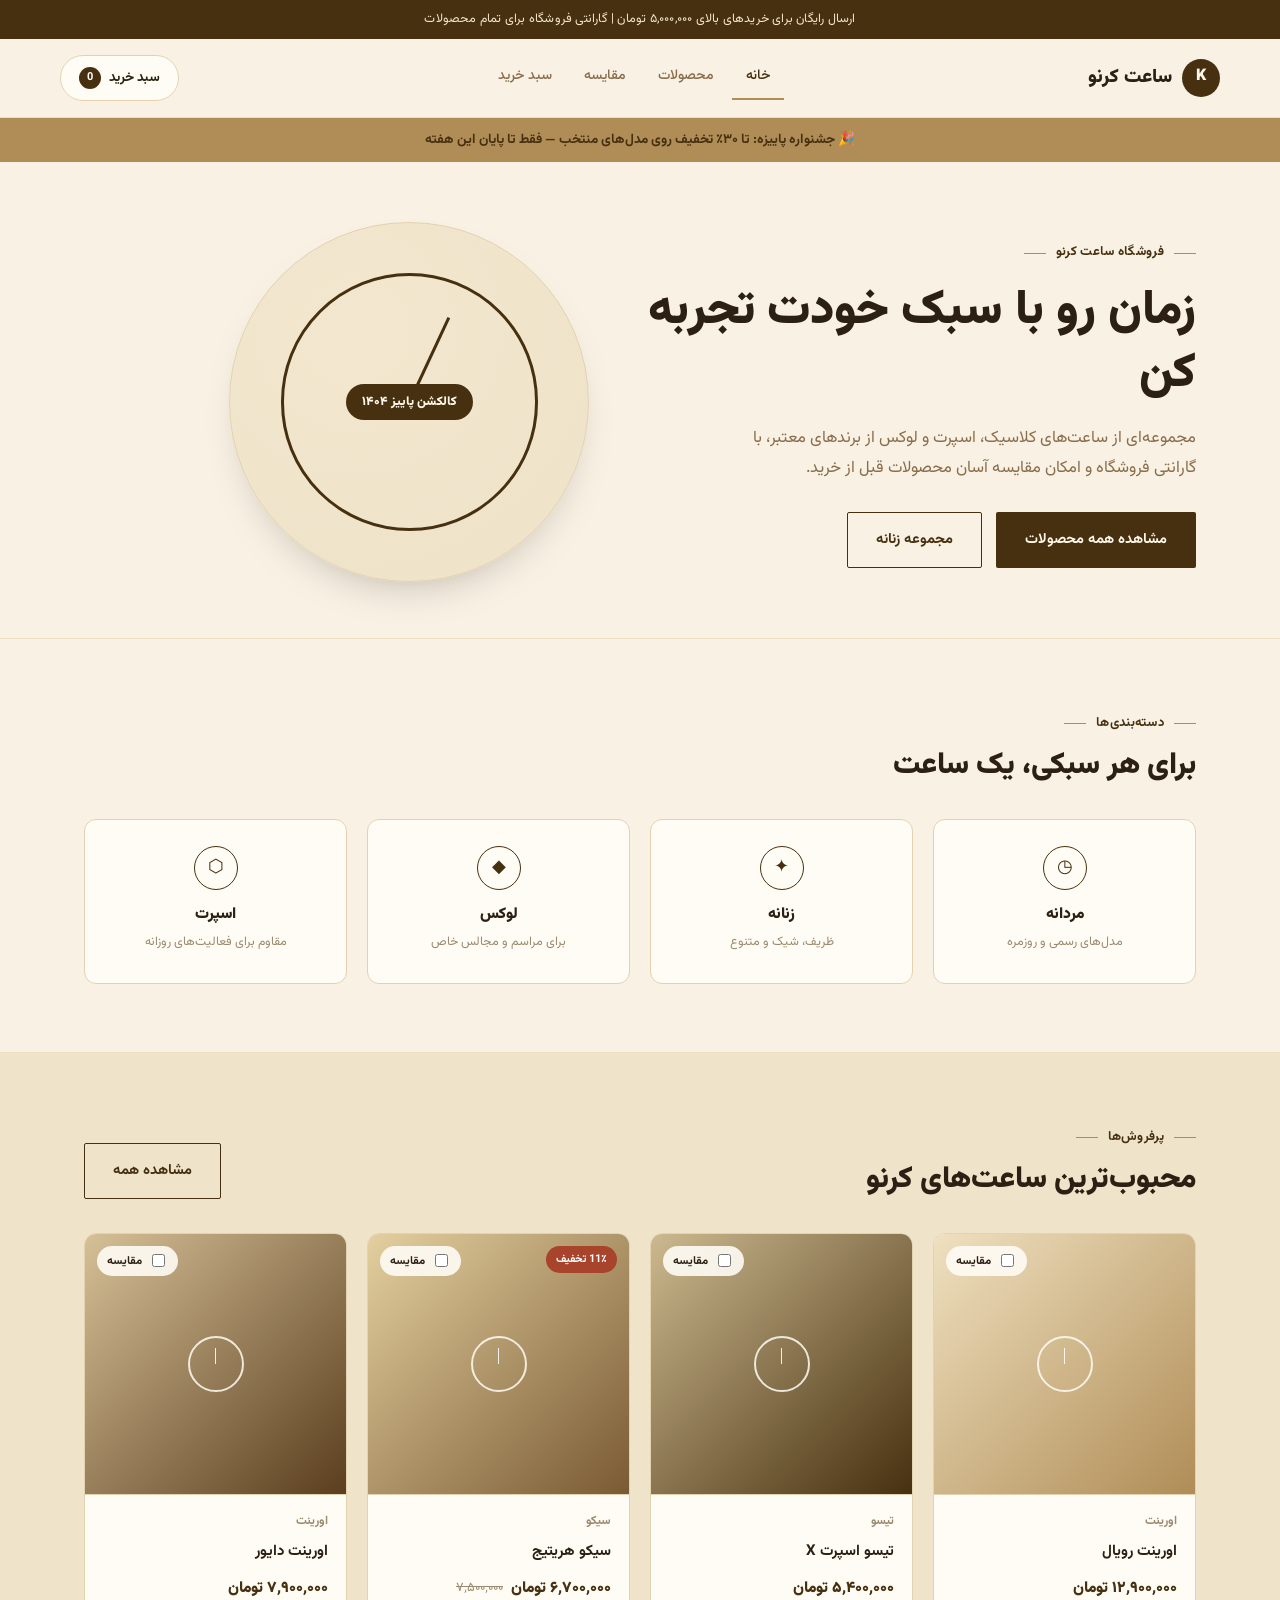
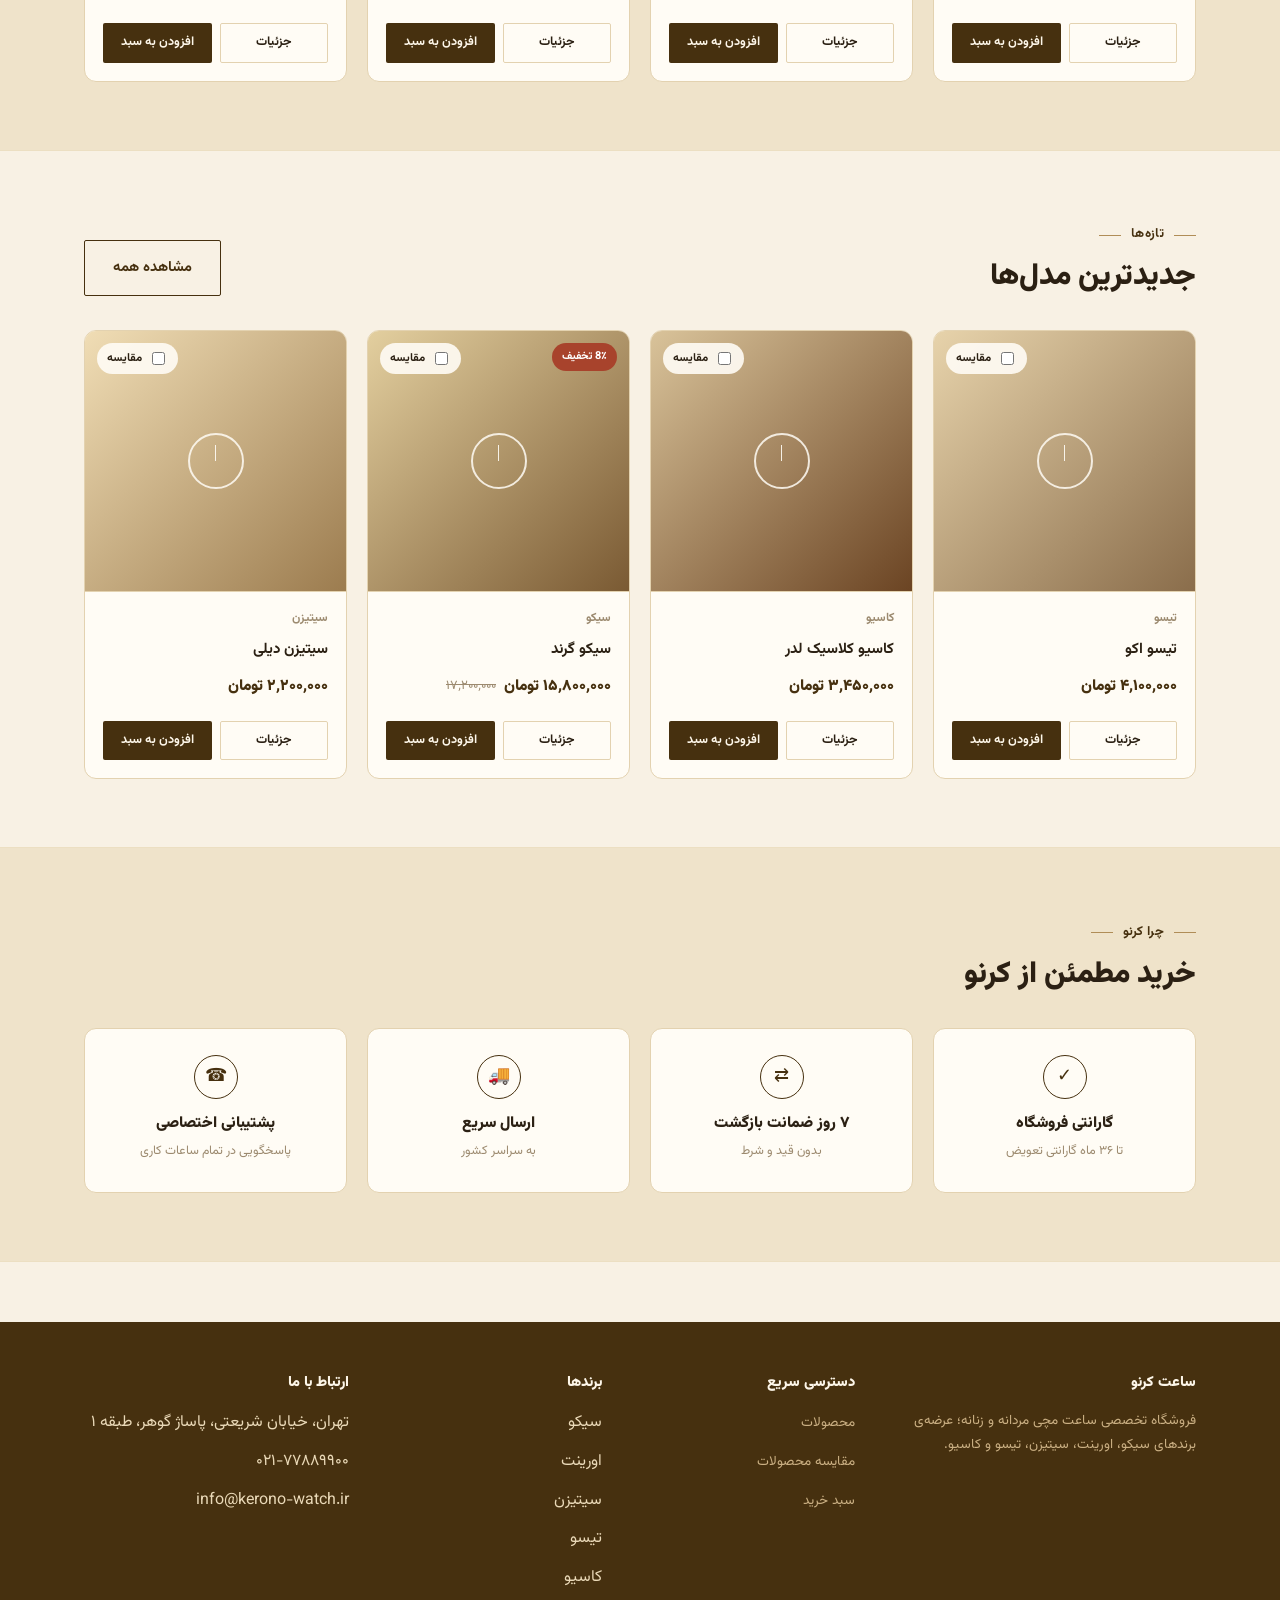
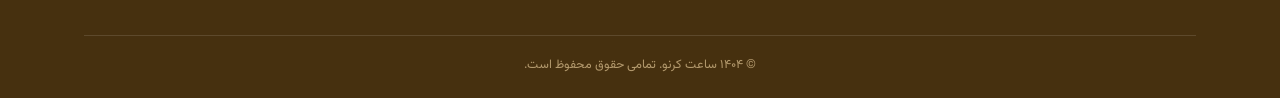
<file: index.html>
<!DOCTYPE html>
<html lang="fa" dir="rtl">
<head>
<meta charset="UTF-8">
<meta name="viewport" content="width=device-width, initial-scale=1.0">
<title>فروشگاه ساعت کرنو | ساعت‌های کلاسیک و لوکس</title>
<meta name="description" content="فروشگاه آنلاین ساعت کرنو؛ ساعت مردانه و زنانه از برندهای سیکو، اورینت، سیتیزن، تیسو و کاسیو با گارانتی فروشگاه.">
<link rel="preconnect" href="https://fonts.googleapis.com">
<link rel="preconnect" href="https://fonts.gstatic.com" crossorigin>
<link href="https://fonts.googleapis.com/css2?family=Vazirmatn:wght@400;500;700;900&display=swap" rel="stylesheet">
<link rel="stylesheet" href="static/css/style.css">
</head>
<body data-page="home">

<div class="topbar">ارسال رایگان برای خریدهای بالای ۵,۰۰۰,۰۰۰ تومان | گارانتی فروشگاه برای تمام محصولات</div>

<header class="site-header">
  <div class="container nav">
    <a href="index.html" class="brand"><span class="brand-mark">K</span> ساعت کرنو</a>
    <nav class="nav-links">
      <a href="index.html" data-nav="home">خانه</a>
      <a href="products.html" data-nav="products">محصولات</a>
      <a href="compare.html" data-nav="compare">مقایسه</a>
      <a href="cart.html" data-nav="cart">سبد خرید</a>
    </nav>
    <div class="nav-cta">
      <a href="cart.html" class="cart-link">سبد خرید <span class="cart-count" data-cart-count>0</span></a>
      <button class="nav-toggle" aria-label="باز کردن منو"><span></span></button>
    </div>
  </div>
</header>

<section class="promo-banner">
  <div class="container">🎉 جشنواره پاییزه: <b>تا ۳۰٪ تخفیف</b> روی مدل‌های منتخب — فقط تا پایان این هفته</div>
</section>

<section class="hero">
  <div class="container hero-grid">
    <div>
      <span class="eyebrow">فروشگاه ساعت کرنو</span>
      <h1>زمان رو با سبک خودت تجربه کن</h1>
      <p class="lead">مجموعه‌ای از ساعت‌های کلاسیک، اسپرت و لوکس از برندهای معتبر، با گارانتی فروشگاه و امکان مقایسه آسان محصولات قبل از خرید.</p>
      <div class="hero-actions">
        <a href="products.html" class="btn btn-primary">مشاهده همه محصولات</a>
        <a href="products.html?gender=زنانه" class="btn btn-ghost">مجموعه زنانه</a>
      </div>
    </div>
    <div class="hero-visual">
      <span class="tag">کالکشن پاییز ۱۴۰۴</span>
    </div>
  </div>
</section>

<section class="section">
  <div class="container">
    <div class="section-head">
      <div><span class="eyebrow">دسته‌بندی‌ها</span><h2>برای هر سبکی، یک ساعت</h2></div>
    </div>
    <div class="cat-grid">
      <a href="products.html?gender=مردانه" class="cat-card"><div class="cat-icon">◷</div><h3>مردانه</h3><span>مدل‌های رسمی و روزمره</span></a>
      <a href="products.html?gender=زنانه" class="cat-card"><div class="cat-icon">✦</div><h3>زنانه</h3><span>ظریف، شیک و متنوع</span></a>
      <a href="products.html" class="cat-card"><div class="cat-icon">◆</div><h3>لوکس</h3><span>برای مراسم و مجالس خاص</span></a>
      <a href="products.html" class="cat-card"><div class="cat-icon">⬡</div><h3>اسپرت</h3><span>مقاوم برای فعالیت‌های روزانه</span></a>
    </div>
  </div>
</section>

<section class="section section-alt">
  <div class="container">
    <div class="section-head">
      <div><span class="eyebrow">پرفروش‌ها</span><h2>محبوب‌ترین ساعت‌های کرنو</h2></div>
      <a href="products.html" class="btn btn-ghost">مشاهده همه</a>
    </div>
    <div class="grid-4" id="bestseller-grid"></div>
  </div>
</section>

<section class="section">
  <div class="container">
    <div class="section-head">
      <div><span class="eyebrow">تازه‌ها</span><h2>جدیدترین مدل‌ها</h2></div>
      <a href="products.html" class="btn btn-ghost">مشاهده همه</a>
    </div>
    <div class="grid-4" id="newarrival-grid"></div>
  </div>
</section>

<section class="section section-alt">
  <div class="container">
    <div class="section-head">
      <div><span class="eyebrow">چرا کرنو</span><h2>خرید مطمئن از کرنو</h2></div>
    </div>
    <div class="cat-grid">
      <div class="cat-card"><div class="cat-icon">✓</div><h3>گارانتی فروشگاه</h3><span>تا ۳۶ ماه گارانتی تعویض</span></div>
      <div class="cat-card"><div class="cat-icon">⇄</div><h3>۷ روز ضمانت بازگشت</h3><span>بدون قید و شرط</span></div>
      <div class="cat-card"><div class="cat-icon">🚚</div><h3>ارسال سریع</h3><span>به سراسر کشور</span></div>
      <div class="cat-card"><div class="cat-icon">☎</div><h3>پشتیبانی اختصاصی</h3><span>پاسخگویی در تمام ساعات کاری</span></div>
    </div>
  </div>
</section>

<footer class="site-footer">
  <div class="container">
    <div class="footer-grid">
      <div>
        <h4>ساعت کرنو</h4>
        <p>فروشگاه تخصصی ساعت مچی مردانه و زنانه؛ عرضه‌ی برندهای سیکو، اورینت، سیتیزن، تیسو و کاسیو.</p>
      </div>
      <div>
        <h4>دسترسی سریع</h4>
        <ul>
          <li><a href="products.html">محصولات</a></li>
          <li><a href="compare.html">مقایسه محصولات</a></li>
          <li><a href="cart.html">سبد خرید</a></li>
        </ul>
      </div>
      <div>
        <h4>برندها</h4>
        <ul>
          <li>سیکو</li><li>اورینت</li><li>سیتیزن</li><li>تیسو</li><li>کاسیو</li>
        </ul>
      </div>
      <div>
        <h4>ارتباط با ما</h4>
        <ul>
          <li>تهران، خیابان شریعتی، پاساژ گوهر، طبقه ۱</li>
          <li>۰۲۱-۷۷۸۸۹۹۰۰</li>
          <li>info@kerono-watch.ir</li>
        </ul>
      </div>
    </div>
    <div class="footer-bottom">© ۱۴۰۴ ساعت کرنو. تمامی حقوق محفوظ است.</div>
  </div>
</footer>

<script src="static/js/main.js"></script>
</body>
</html>
</file>
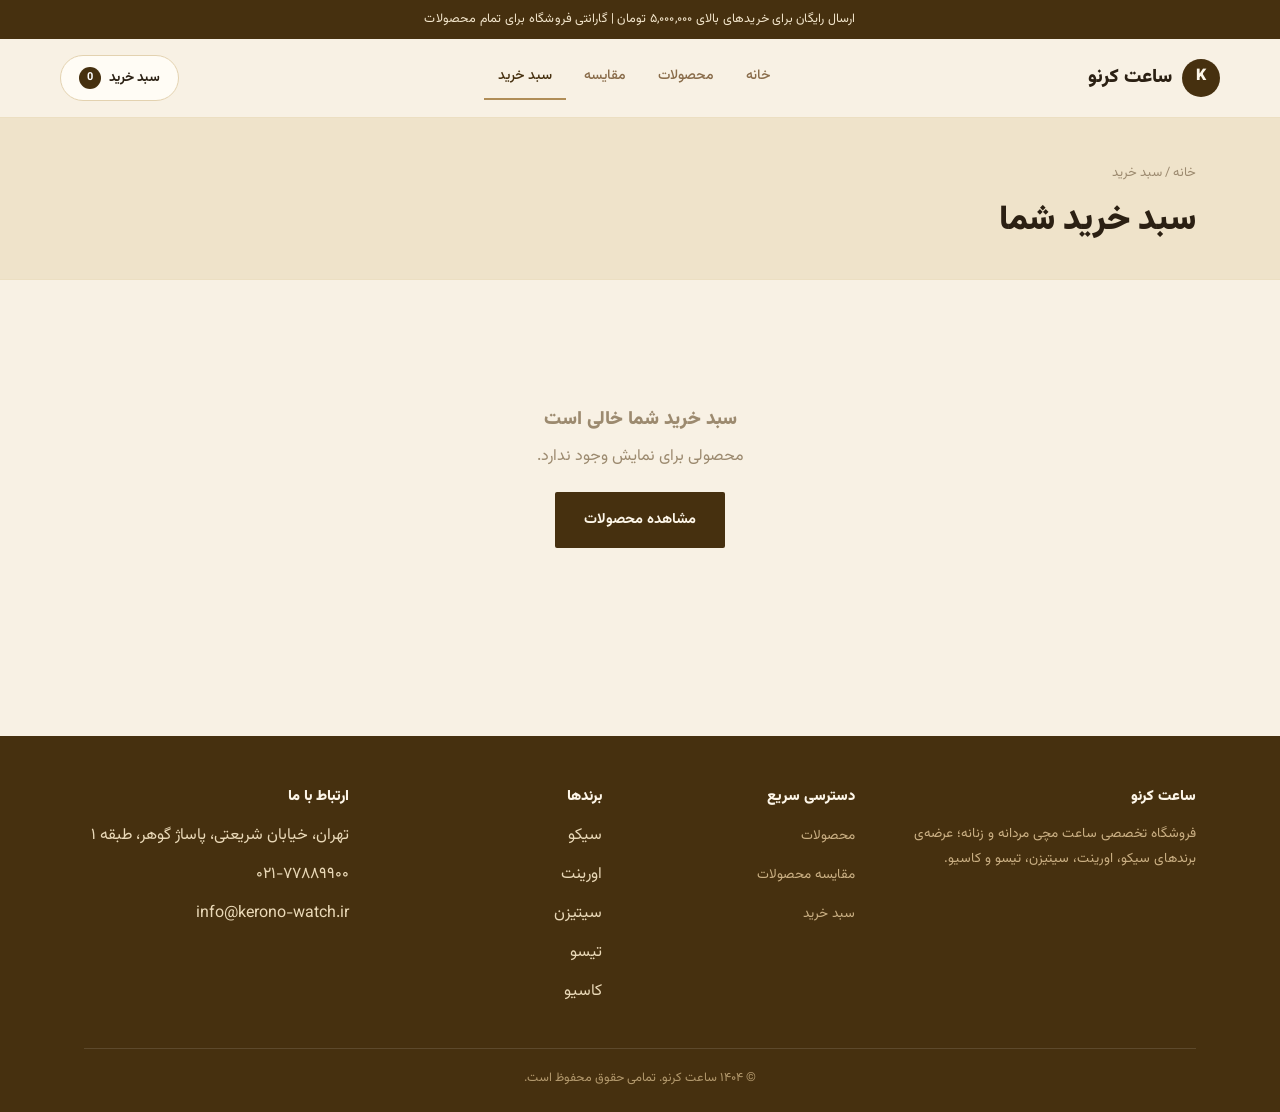
<file: cart.html>
<!DOCTYPE html>
<html lang="fa" dir="rtl">
<head>
<meta charset="UTF-8">
<meta name="viewport" content="width=device-width, initial-scale=1.0">
<title>سبد خرید | فروشگاه ساعت کرنو</title>
<link rel="preconnect" href="https://fonts.googleapis.com">
<link rel="preconnect" href="https://fonts.gstatic.com" crossorigin>
<link href="https://fonts.googleapis.com/css2?family=Vazirmatn:wght@400;500;700;900&display=swap" rel="stylesheet">
<link rel="stylesheet" href="static/css/style.css">
</head>
<body data-page="cart">

<div class="topbar">ارسال رایگان برای خریدهای بالای ۵,۰۰۰,۰۰۰ تومان | گارانتی فروشگاه برای تمام محصولات</div>

<header class="site-header">
  <div class="container nav">
    <a href="index.html" class="brand"><span class="brand-mark">K</span> ساعت کرنو</a>
    <nav class="nav-links">
      <a href="index.html" data-nav="home">خانه</a>
      <a href="products.html" data-nav="products">محصولات</a>
      <a href="compare.html" data-nav="compare">مقایسه</a>
      <a href="cart.html" data-nav="cart">سبد خرید</a>
    </nav>
    <div class="nav-cta">
      <a href="cart.html" class="cart-link">سبد خرید <span class="cart-count" data-cart-count>0</span></a>
      <button class="nav-toggle" aria-label="باز کردن منو"><span></span></button>
    </div>
  </div>
</header>

<section class="page-hero">
  <div class="container">
    <div class="breadcrumb"><a href="index.html">خانه</a> / سبد خرید</div>
    <h1>سبد خرید شما</h1>
  </div>
</section>

<section class="section">
  <div class="container cart-layout" id="cart-layout">
    <div id="cart-box"></div>

    <aside class="summary-card" id="cart-summary">
      <h3 style="margin-bottom:16px;">جمع‌بندی سفارش</h3>
      <div class="coupon-row">
        <input type="text" id="coupon-input" placeholder="کد تخفیف">
        <button type="button" id="apply-coupon" class="btn btn-outline btn-sm">اعمال</button>
      </div>
      <div class="coupon-msg" id="coupon-msg"></div>
      <div class="summary-row"><span>جمع جزء</span><span id="sum-subtotal">۰ تومان</span></div>
      <div class="summary-row"><span>هزینه ارسال</span><span id="sum-shipping">۰ تومان</span></div>
      <div class="summary-row"><span>تخفیف</span><span id="sum-discount">۰ تومان</span></div>
      <div class="summary-row total"><span>مبلغ قابل پرداخت</span><span id="sum-total">۰ تومان</span></div>
      <a href="checkout.html" class="btn btn-primary btn-block" style="margin-top:16px;">ادامه و تسویه‌حساب</a>
    </aside>
  </div>
</section>

<footer class="site-footer">
  <div class="container">
    <div class="footer-grid">
      <div>
        <h4>ساعت کرنو</h4>
        <p>فروشگاه تخصصی ساعت مچی مردانه و زنانه؛ عرضه‌ی برندهای سیکو، اورینت، سیتیزن، تیسو و کاسیو.</p>
      </div>
      <div>
        <h4>دسترسی سریع</h4>
        <ul>
          <li><a href="products.html">محصولات</a></li>
          <li><a href="compare.html">مقایسه محصولات</a></li>
          <li><a href="cart.html">سبد خرید</a></li>
        </ul>
      </div>
      <div>
        <h4>برندها</h4>
        <ul>
          <li>سیکو</li><li>اورینت</li><li>سیتیزن</li><li>تیسو</li><li>کاسیو</li>
        </ul>
      </div>
      <div>
        <h4>ارتباط با ما</h4>
        <ul>
          <li>تهران، خیابان شریعتی، پاساژ گوهر، طبقه ۱</li>
          <li>۰۲۱-۷۷۸۸۹۹۰۰</li>
          <li>info@kerono-watch.ir</li>
        </ul>
      </div>
    </div>
    <div class="footer-bottom">© ۱۴۰۴ ساعت کرنو. تمامی حقوق محفوظ است.</div>
  </div>
</footer>

<script src="static/js/main.js"></script>
</body>
</html>
</file>
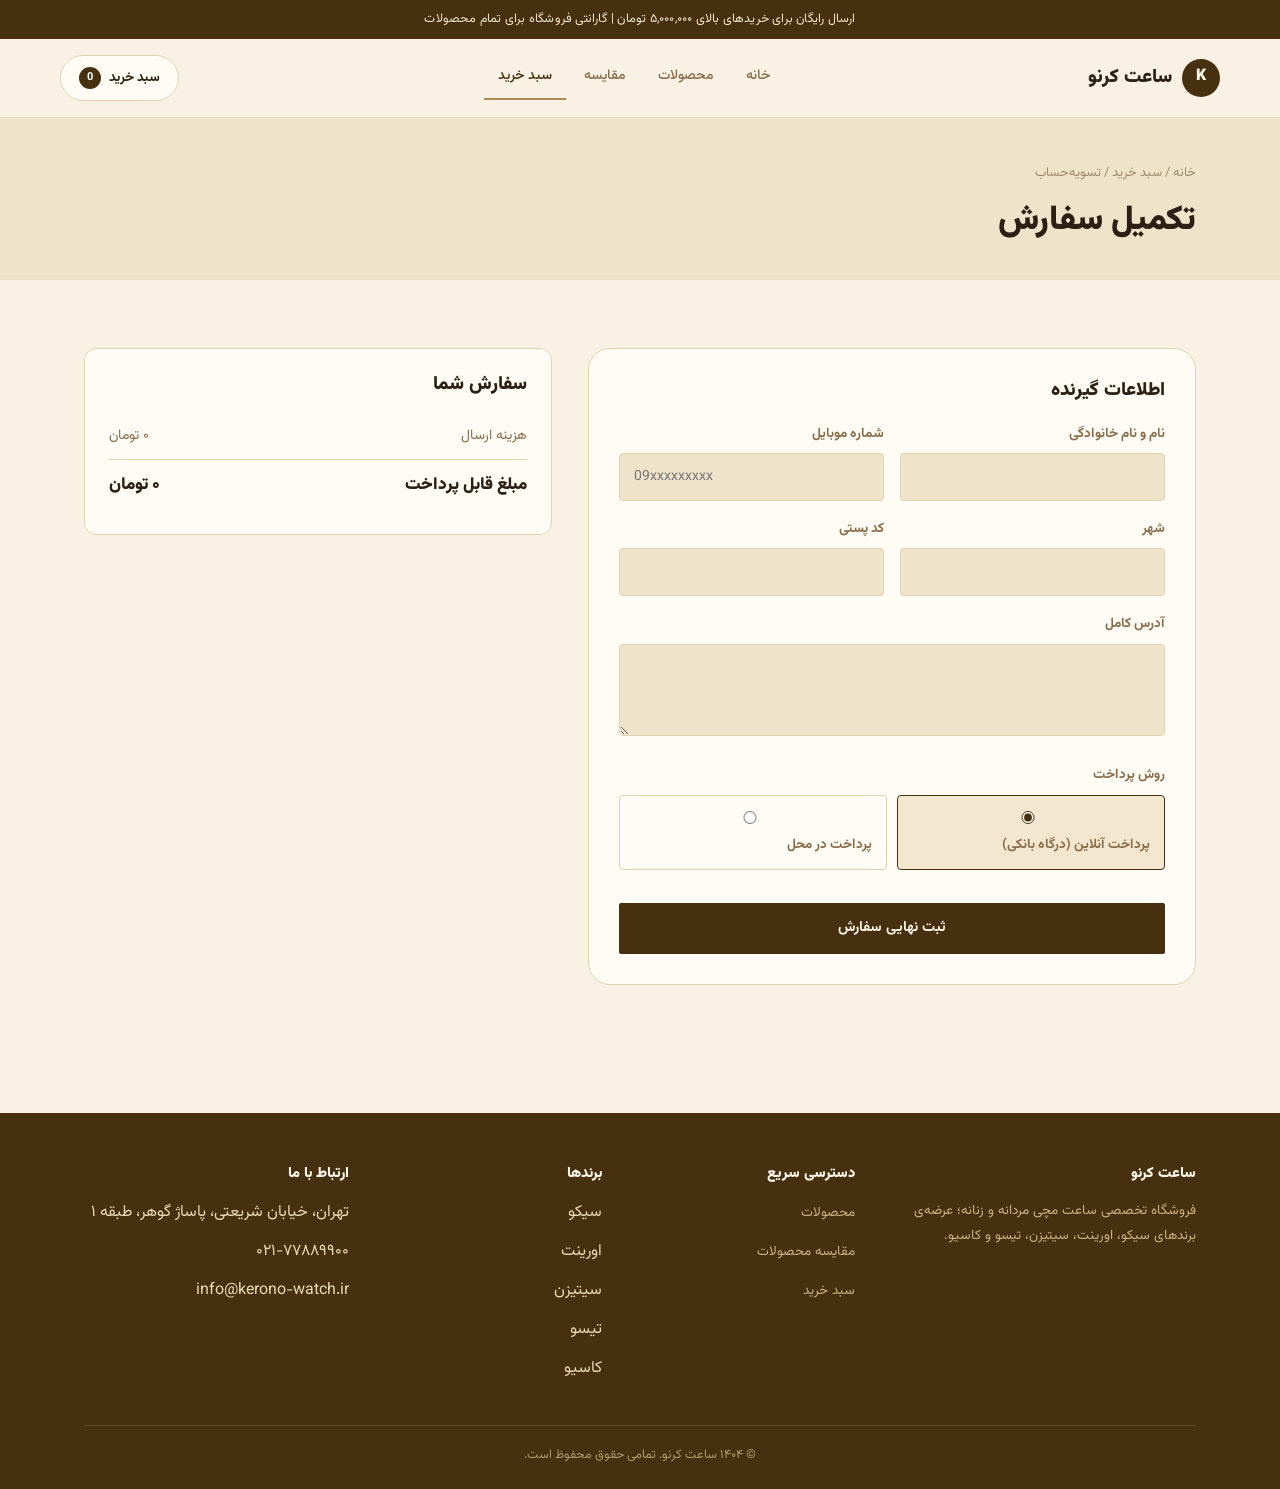
<file: checkout.html>
<!DOCTYPE html>
<html lang="fa" dir="rtl">
<head>
<meta charset="UTF-8">
<meta name="viewport" content="width=device-width, initial-scale=1.0">
<title>تسویه‌حساب | فروشگاه ساعت کرنو</title>
<link rel="preconnect" href="https://fonts.googleapis.com">
<link rel="preconnect" href="https://fonts.gstatic.com" crossorigin>
<link href="https://fonts.googleapis.com/css2?family=Vazirmatn:wght@400;500;700;900&display=swap" rel="stylesheet">
<link rel="stylesheet" href="static/css/style.css">
</head>
<body data-page="cart">

<div class="topbar">ارسال رایگان برای خریدهای بالای ۵,۰۰۰,۰۰۰ تومان | گارانتی فروشگاه برای تمام محصولات</div>

<header class="site-header">
  <div class="container nav">
    <a href="index.html" class="brand"><span class="brand-mark">K</span> ساعت کرنو</a>
    <nav class="nav-links">
      <a href="index.html" data-nav="home">خانه</a>
      <a href="products.html" data-nav="products">محصولات</a>
      <a href="compare.html" data-nav="compare">مقایسه</a>
      <a href="cart.html" data-nav="cart">سبد خرید</a>
    </nav>
    <div class="nav-cta">
      <a href="cart.html" class="cart-link">سبد خرید <span class="cart-count" data-cart-count>0</span></a>
      <button class="nav-toggle" aria-label="باز کردن منو"><span></span></button>
    </div>
  </div>
</header>

<section class="page-hero">
  <div class="container">
    <div class="breadcrumb"><a href="index.html">خانه</a> / <a href="cart.html">سبد خرید</a> / تسویه‌حساب</div>
    <h1>تکمیل سفارش</h1>
  </div>
</section>

<section class="section">
  <div class="container">

    <div id="checkout-view" style="display:grid;grid-template-columns:1.3fr 1fr;gap:36px;align-items:start;">
      <div class="form-card">
        <h3 style="margin-bottom:18px;">اطلاعات گیرنده</h3>
        <form id="checkout-form" novalidate>
          <div class="grid-2">
            <div class="field">
              <label for="co-name">نام و نام خانوادگی</label>
              <input type="text" id="co-name" name="name" required>
              <span class="error-msg">لطفاً نام خود را وارد کنید.</span>
            </div>
            <div class="field">
              <label for="co-phone">شماره موبایل</label>
              <input type="tel" id="co-phone" name="phone" placeholder="09xxxxxxxxx" required>
              <span class="error-msg">لطفاً یک شماره موبایل معتبر وارد کنید.</span>
            </div>
          </div>

          <div class="grid-2">
            <div class="field">
              <label for="co-city">شهر</label>
              <input type="text" id="co-city" name="city" required>
              <span class="error-msg">لطفاً شهر خود را وارد کنید.</span>
            </div>
            <div class="field">
              <label for="co-postal">کد پستی</label>
              <input type="text" id="co-postal" name="postal">
            </div>
          </div>

          <div class="field">
            <label for="co-address">آدرس کامل</label>
            <textarea id="co-address" name="address" rows="3" required></textarea>
            <span class="error-msg">لطفاً آدرس کامل را وارد کنید.</span>
          </div>

          <div class="field">
            <label>روش پرداخت</label>
            <div class="pay-options">
              <label class="pay-option active-pay">
                <input type="radio" name="payment" value="آنلاین" checked> پرداخت آنلاین (درگاه بانکی)
              </label>
              <label class="pay-option">
                <input type="radio" name="payment" value="درب منزل"> پرداخت در محل
              </label>
            </div>
          </div>

          <button type="submit" class="btn btn-primary btn-block" style="margin-top:10px;">ثبت نهایی سفارش</button>
        </form>
      </div>

      <aside class="summary-card">
        <h3 style="margin-bottom:16px;">سفارش شما</h3>
        <div id="checkout-summary"></div>
      </aside>
    </div>

    <div id="order-success">
      <div class="cat-icon">✓</div>
      <h2 style="margin-bottom:10px;">سفارش شما با موفقیت ثبت شد</h2>
      <p style="color:var(--tan);margin-bottom:6px;">کد پیگیری سفارش: <span id="order-code-text"></span></p>
      <p style="color:var(--tan);margin-bottom:26px;">همکاران ما پیش از ارسال، جهت هماهنگی نهایی با شما تماس خواهند گرفت.</p>
      <a href="index.html" class="btn btn-primary">بازگشت به صفحه اصلی</a>
    </div>

  </div>
</section>

<footer class="site-footer">
  <div class="container">
    <div class="footer-grid">
      <div>
        <h4>ساعت کرنو</h4>
        <p>فروشگاه تخصصی ساعت مچی مردانه و زنانه؛ عرضه‌ی برندهای سیکو، اورینت، سیتیزن، تیسو و کاسیو.</p>
      </div>
      <div>
        <h4>دسترسی سریع</h4>
        <ul>
          <li><a href="products.html">محصولات</a></li>
          <li><a href="compare.html">مقایسه محصولات</a></li>
          <li><a href="cart.html">سبد خرید</a></li>
        </ul>
      </div>
      <div>
        <h4>برندها</h4>
        <ul>
          <li>سیکو</li><li>اورینت</li><li>سیتیزن</li><li>تیسو</li><li>کاسیو</li>
        </ul>
      </div>
      <div>
        <h4>ارتباط با ما</h4>
        <ul>
          <li>تهران، خیابان شریعتی، پاساژ گوهر، طبقه ۱</li>
          <li>۰۲۱-۷۷۸۸۹۹۰۰</li>
          <li>info@kerono-watch.ir</li>
        </ul>
      </div>
    </div>
    <div class="footer-bottom">© ۱۴۰۴ ساعت کرنو. تمامی حقوق محفوظ است.</div>
  </div>
</footer>

<script src="static/js/main.js"></script>
</body>
</html>
</file>
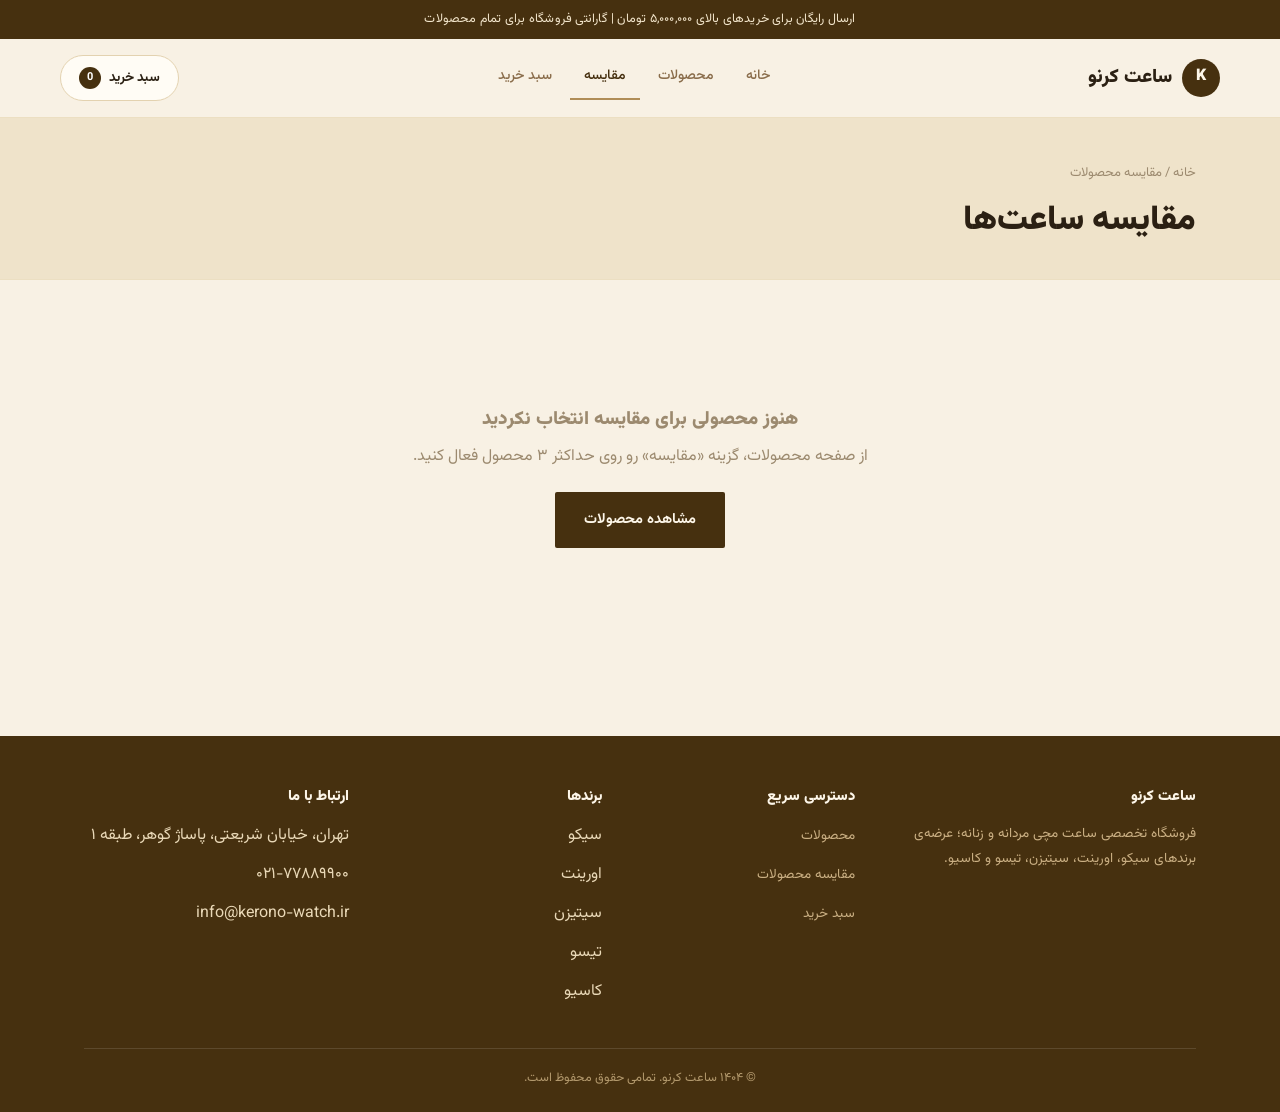
<file: compare.html>
<!DOCTYPE html>
<html lang="fa" dir="rtl">
<head>
<meta charset="UTF-8">
<meta name="viewport" content="width=device-width, initial-scale=1.0">
<title>مقایسه محصولات | فروشگاه ساعت کرنو</title>
<link rel="preconnect" href="https://fonts.googleapis.com">
<link rel="preconnect" href="https://fonts.gstatic.com" crossorigin>
<link href="https://fonts.googleapis.com/css2?family=Vazirmatn:wght@400;500;700;900&display=swap" rel="stylesheet">
<link rel="stylesheet" href="static/css/style.css">
</head>
<body data-page="compare">

<div class="topbar">ارسال رایگان برای خریدهای بالای ۵,۰۰۰,۰۰۰ تومان | گارانتی فروشگاه برای تمام محصولات</div>

<header class="site-header">
  <div class="container nav">
    <a href="index.html" class="brand"><span class="brand-mark">K</span> ساعت کرنو</a>
    <nav class="nav-links">
      <a href="index.html" data-nav="home">خانه</a>
      <a href="products.html" data-nav="products">محصولات</a>
      <a href="compare.html" data-nav="compare">مقایسه</a>
      <a href="cart.html" data-nav="cart">سبد خرید</a>
    </nav>
    <div class="nav-cta">
      <a href="cart.html" class="cart-link">سبد خرید <span class="cart-count" data-cart-count>0</span></a>
      <button class="nav-toggle" aria-label="باز کردن منو"><span></span></button>
    </div>
  </div>
</header>

<section class="page-hero">
  <div class="container">
    <div class="breadcrumb"><a href="index.html">خانه</a> / مقایسه محصولات</div>
    <h1>مقایسه ساعت‌ها</h1>
  </div>
</section>

<section class="section">
  <div class="container" style="overflow-x:auto;">
    <div id="compare-box"></div>
  </div>
</section>

<footer class="site-footer">
  <div class="container">
    <div class="footer-grid">
      <div>
        <h4>ساعت کرنو</h4>
        <p>فروشگاه تخصصی ساعت مچی مردانه و زنانه؛ عرضه‌ی برندهای سیکو، اورینت، سیتیزن، تیسو و کاسیو.</p>
      </div>
      <div>
        <h4>دسترسی سریع</h4>
        <ul>
          <li><a href="products.html">محصولات</a></li>
          <li><a href="compare.html">مقایسه محصولات</a></li>
          <li><a href="cart.html">سبد خرید</a></li>
        </ul>
      </div>
      <div>
        <h4>برندها</h4>
        <ul>
          <li>سیکو</li><li>اورینت</li><li>سیتیزن</li><li>تیسو</li><li>کاسیو</li>
        </ul>
      </div>
      <div>
        <h4>ارتباط با ما</h4>
        <ul>
          <li>تهران، خیابان شریعتی، پاساژ گوهر، طبقه ۱</li>
          <li>۰۲۱-۷۷۸۸۹۹۰۰</li>
          <li>info@kerono-watch.ir</li>
        </ul>
      </div>
    </div>
    <div class="footer-bottom">© ۱۴۰۴ ساعت کرنو. تمامی حقوق محفوظ است.</div>
  </div>
</footer>

<script src="static/js/main.js"></script>
</body>
</html>
</file>
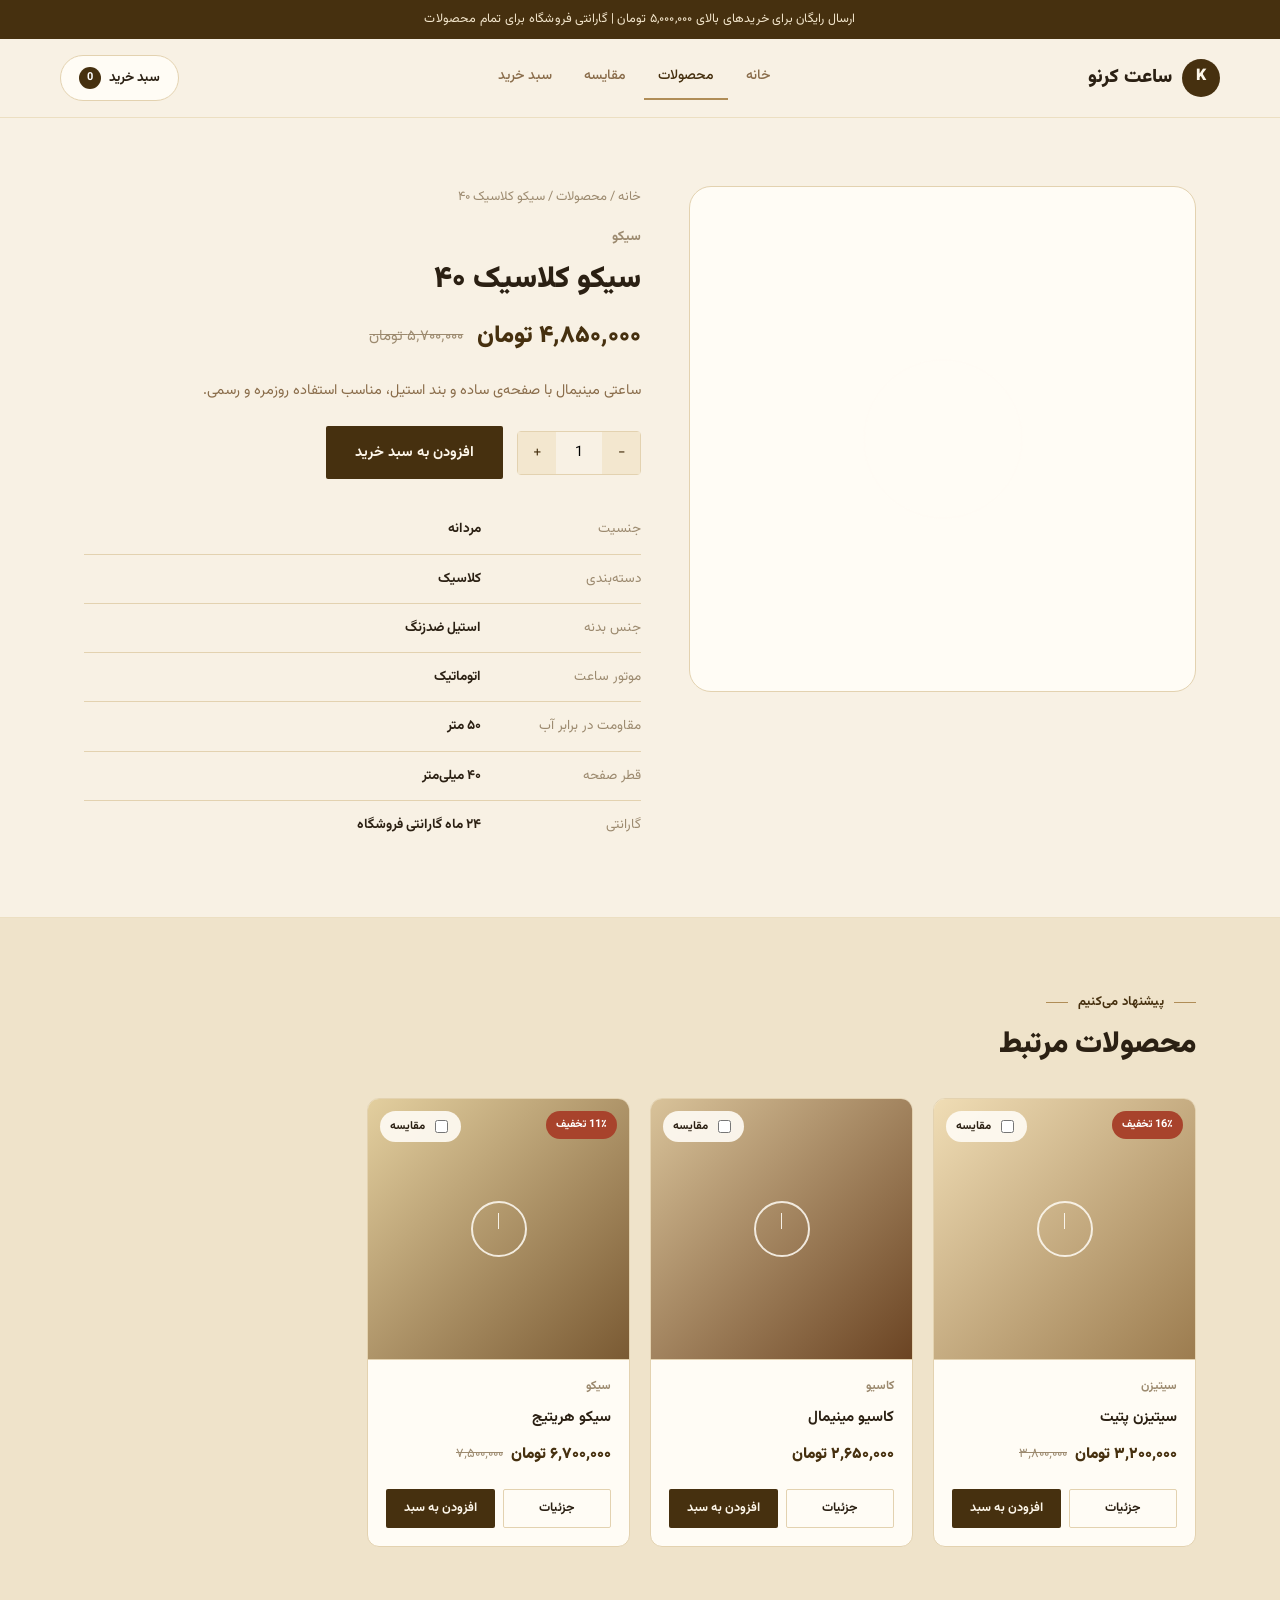
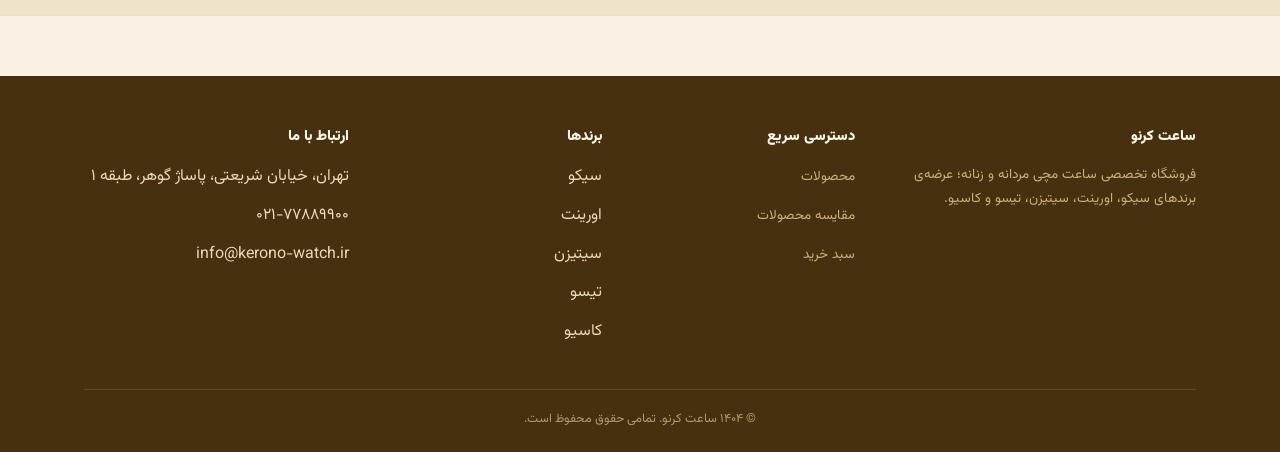
<file: product_detail.html>
<!DOCTYPE html>
<html lang="fa" dir="rtl">
<head>
<meta charset="UTF-8">
<meta name="viewport" content="width=device-width, initial-scale=1.0">
<title>جزئیات محصول | فروشگاه ساعت کرنو</title>
<link rel="preconnect" href="https://fonts.googleapis.com">
<link rel="preconnect" href="https://fonts.gstatic.com" crossorigin>
<link href="https://fonts.googleapis.com/css2?family=Vazirmatn:wght@400;500;700;900&display=swap" rel="stylesheet">
<link rel="stylesheet" href="static/css/style.css">
</head>
<body data-page="products">

<div class="topbar">ارسال رایگان برای خریدهای بالای ۵,۰۰۰,۰۰۰ تومان | گارانتی فروشگاه برای تمام محصولات</div>

<header class="site-header">
  <div class="container nav">
    <a href="index.html" class="brand"><span class="brand-mark">K</span> ساعت کرنو</a>
    <nav class="nav-links">
      <a href="index.html" data-nav="home">خانه</a>
      <a href="products.html" data-nav="products">محصولات</a>
      <a href="compare.html" data-nav="compare">مقایسه</a>
      <a href="cart.html" data-nav="cart">سبد خرید</a>
    </nav>
    <div class="nav-cta">
      <a href="cart.html" class="cart-link">سبد خرید <span class="cart-count" data-cart-count>0</span></a>
      <button class="nav-toggle" aria-label="باز کردن منو"><span></span></button>
    </div>
  </div>
</header>

<section class="section">
  <div class="container">
    <div id="product-detail"></div>
  </div>
</section>

<section class="section section-alt">
  <div class="container">
    <div class="section-head">
      <div><span class="eyebrow">پیشنهاد می‌کنیم</span><h2>محصولات مرتبط</h2></div>
    </div>
    <div class="grid-4" id="related-products"></div>
  </div>
</section>

<footer class="site-footer">
  <div class="container">
    <div class="footer-grid">
      <div>
        <h4>ساعت کرنو</h4>
        <p>فروشگاه تخصصی ساعت مچی مردانه و زنانه؛ عرضه‌ی برندهای سیکو، اورینت، سیتیزن، تیسو و کاسیو.</p>
      </div>
      <div>
        <h4>دسترسی سریع</h4>
        <ul>
          <li><a href="products.html">محصولات</a></li>
          <li><a href="compare.html">مقایسه محصولات</a></li>
          <li><a href="cart.html">سبد خرید</a></li>
        </ul>
      </div>
      <div>
        <h4>برندها</h4>
        <ul>
          <li>سیکو</li><li>اورینت</li><li>سیتیزن</li><li>تیسو</li><li>کاسیو</li>
        </ul>
      </div>
      <div>
        <h4>ارتباط با ما</h4>
        <ul>
          <li>تهران، خیابان شریعتی، پاساژ گوهر، طبقه ۱</li>
          <li>۰۲۱-۷۷۸۸۹۹۰۰</li>
          <li>info@kerono-watch.ir</li>
        </ul>
      </div>
    </div>
    <div class="footer-bottom">© ۱۴۰۴ ساعت کرنو. تمامی حقوق محفوظ است.</div>
  </div>
</footer>

<script src="static/js/main.js"></script>
</body>
</html>
</file>
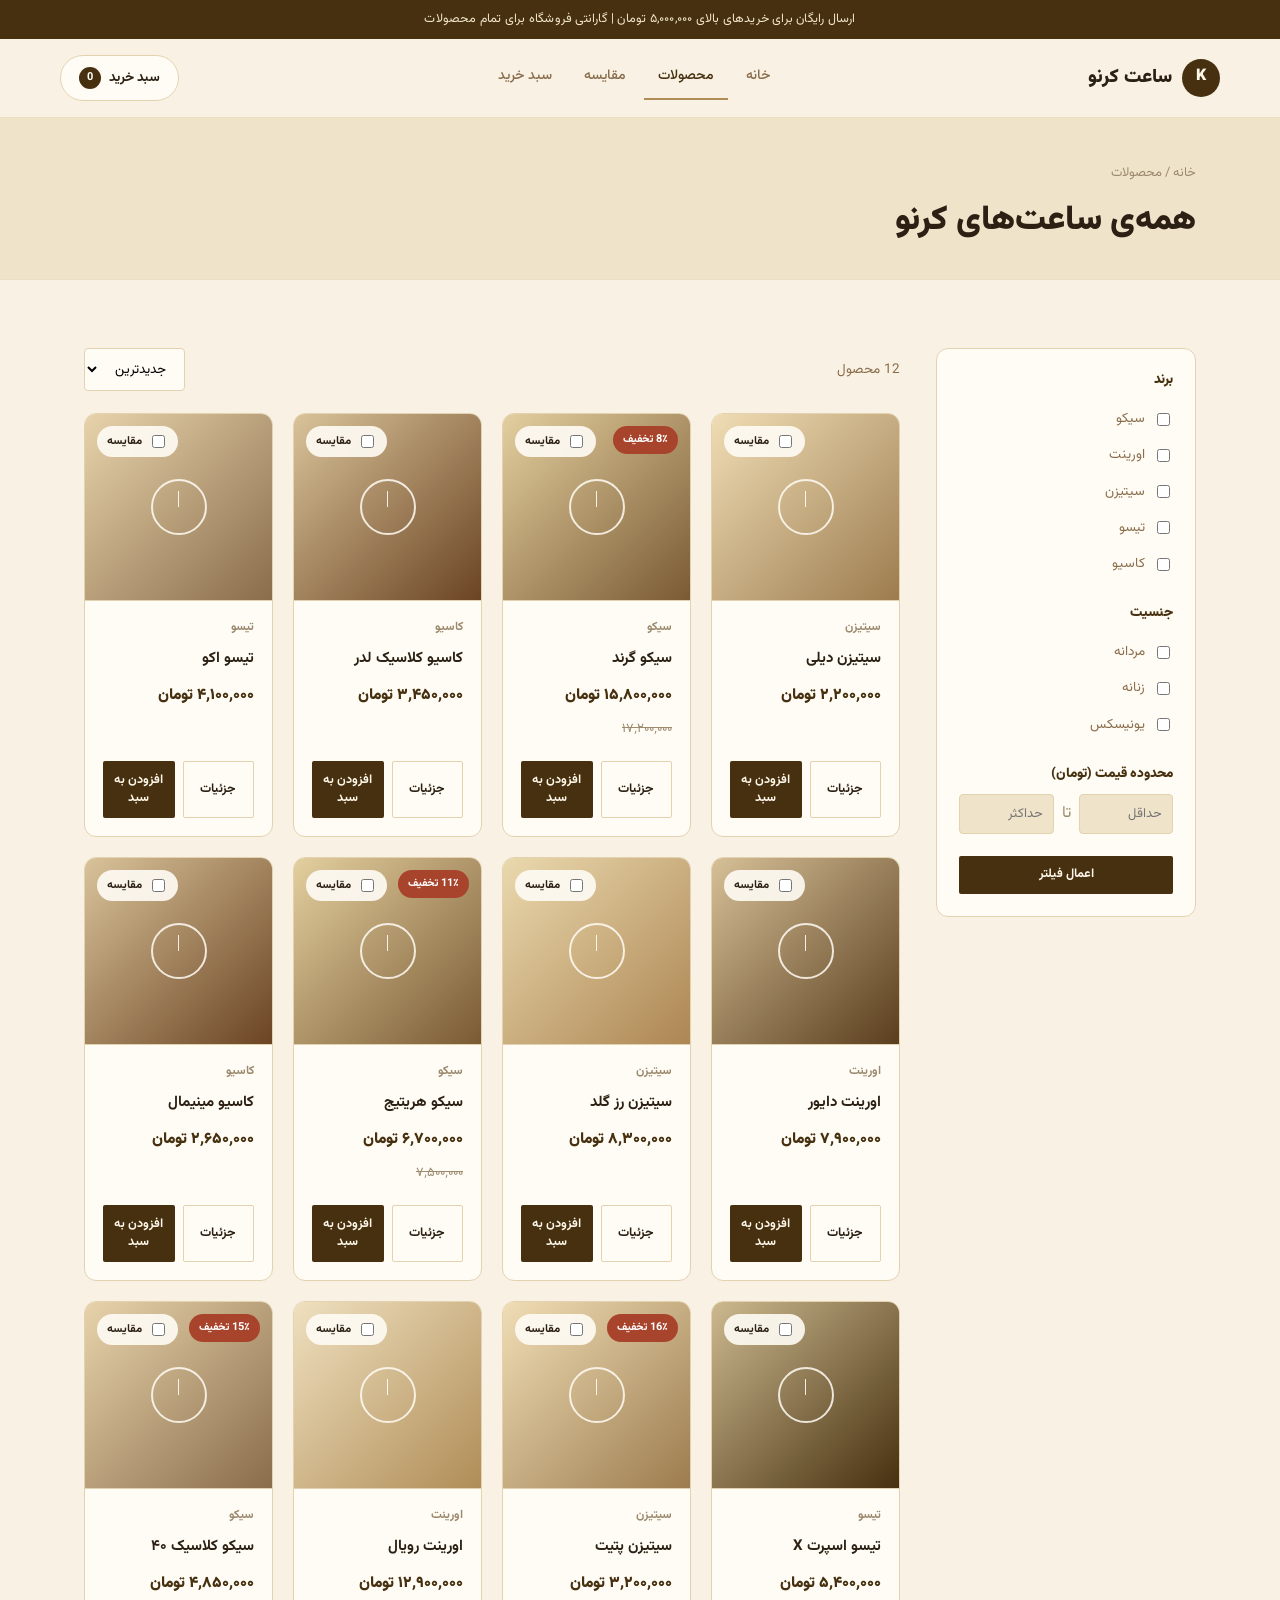
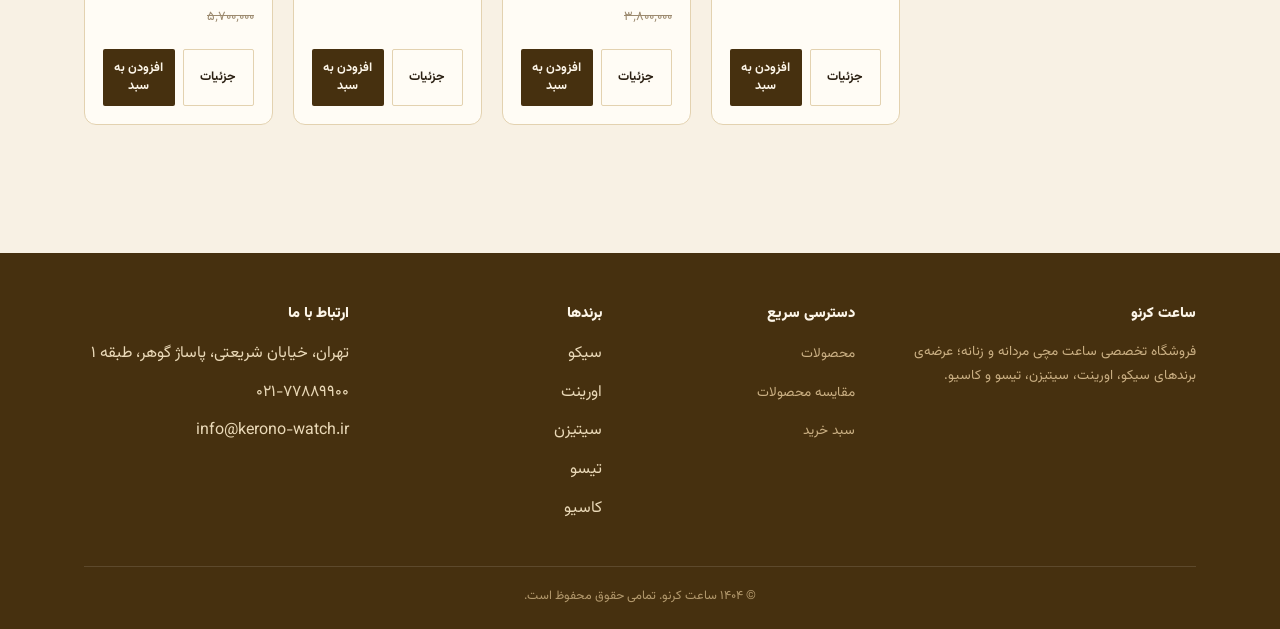
<file: products.html>
<!DOCTYPE html>
<html lang="fa" dir="rtl">
<head>
<meta charset="UTF-8">
<meta name="viewport" content="width=device-width, initial-scale=1.0">
<title>محصولات | فروشگاه ساعت کرنو</title>
<meta name="description" content="مشاهده و مقایسه ساعت‌های مردانه، زنانه و یونیسکس از برندهای سیکو، اورینت، سیتیزن، تیسو و کاسیو.">
<link rel="preconnect" href="https://fonts.googleapis.com">
<link rel="preconnect" href="https://fonts.gstatic.com" crossorigin>
<link href="https://fonts.googleapis.com/css2?family=Vazirmatn:wght@400;500;700;900&display=swap" rel="stylesheet">
<link rel="stylesheet" href="static/css/style.css">
</head>
<body data-page="products">

<div class="topbar">ارسال رایگان برای خریدهای بالای ۵,۰۰۰,۰۰۰ تومان | گارانتی فروشگاه برای تمام محصولات</div>

<header class="site-header">
  <div class="container nav">
    <a href="index.html" class="brand"><span class="brand-mark">K</span> ساعت کرنو</a>
    <nav class="nav-links">
      <a href="index.html" data-nav="home">خانه</a>
      <a href="products.html" data-nav="products">محصولات</a>
      <a href="compare.html" data-nav="compare">مقایسه</a>
      <a href="cart.html" data-nav="cart">سبد خرید</a>
    </nav>
    <div class="nav-cta">
      <a href="cart.html" class="cart-link">سبد خرید <span class="cart-count" data-cart-count>0</span></a>
      <button class="nav-toggle" aria-label="باز کردن منو"><span></span></button>
    </div>
  </div>
</header>

<section class="page-hero">
  <div class="container">
    <div class="breadcrumb"><a href="index.html">خانه</a> / محصولات</div>
    <h1>همه‌ی ساعت‌های کرنو</h1>
  </div>
</section>

<section class="section">
  <div class="container shop-layout">
    <aside class="filter-card">
      <div class="filter-block">
        <h4>برند</h4>
        <div id="filter-brand"></div>
      </div>
      <div class="filter-block">
        <h4>جنسیت</h4>
        <label class="filter-opt"><input type="checkbox" class="f-gender" value="مردانه"> مردانه</label>
        <label class="filter-opt"><input type="checkbox" class="f-gender" value="زنانه"> زنانه</label>
        <label class="filter-opt"><input type="checkbox" class="f-gender" value="یونیسکس"> یونیسکس</label>
      </div>
      <div class="filter-block">
        <h4>محدوده قیمت (تومان)</h4>
        <div class="price-range-row">
          <input type="number" id="price-min" placeholder="حداقل">
          <span style="color:var(--ink-dim);">تا</span>
          <input type="number" id="price-max" placeholder="حداکثر">
        </div>
      </div>
      <button type="button" id="filter-apply-btn" class="btn btn-primary btn-block btn-sm">اعمال فیلتر</button>
    </aside>

    <div>
      <div class="sort-bar">
        <span class="result-count" id="result-count"></span>
        <select id="sort-select">
          <option value="new">جدیدترین</option>
          <option value="price-asc">ارزان‌ترین</option>
          <option value="price-desc">گران‌ترین</option>
        </select>
      </div>
      <div class="grid-4" id="product-grid"></div>
    </div>
  </div>
</section>

<footer class="site-footer">
  <div class="container">
    <div class="footer-grid">
      <div>
        <h4>ساعت کرنو</h4>
        <p>فروشگاه تخصصی ساعت مچی مردانه و زنانه؛ عرضه‌ی برندهای سیکو، اورینت، سیتیزن، تیسو و کاسیو.</p>
      </div>
      <div>
        <h4>دسترسی سریع</h4>
        <ul>
          <li><a href="products.html">محصولات</a></li>
          <li><a href="compare.html">مقایسه محصولات</a></li>
          <li><a href="cart.html">سبد خرید</a></li>
        </ul>
      </div>
      <div>
        <h4>برندها</h4>
        <ul>
          <li>سیکو</li><li>اورینت</li><li>سیتیزن</li><li>تیسو</li><li>کاسیو</li>
        </ul>
      </div>
      <div>
        <h4>ارتباط با ما</h4>
        <ul>
          <li>تهران، خیابان شریعتی، پاساژ گوهر، طبقه ۱</li>
          <li>۰۲۱-۷۷۸۸۹۹۰۰</li>
          <li>info@kerono-watch.ir</li>
        </ul>
      </div>
    </div>
    <div class="footer-bottom">© ۱۴۰۴ ساعت کرنو. تمامی حقوق محفوظ است.</div>
  </div>
</footer>

<script src="static/js/main.js"></script>
</body>
</html>
</file>
<file: static/css/style.css>
/* ===================================================================
   ساعت کرنو — استایل کلاسیک قهوه‌ای/بژ
   =================================================================== */

:root{
  --bg:#f8f1e4;
  --bg-alt:#efe3ca;
  --card:#fffcf5;
  --card-2:#f3e7cf;
  --line:#e3d2b0;
  --line-soft:#ecdfc2;

  --ink:#2b2013;
  --tan:#8a6d4b;
  --ink-dim:#9c8a6f;

  --brown:#6b4423;
  --brown-deep:#46300f;
  --gold:#b08d57;
  --gold-bright:#c9a86a;

  --rust:#a8432c;
  --success:#4d6b3c;

  --radius-s:4px;
  --radius-m:12px;
  --radius-l:22px;
  --shadow:0 20px 44px -24px rgba(43,32,19,.35);
  --container:1160px;
}

@media (prefers-reduced-motion: reduce){
  *{animation-duration:0.001ms !important; transition-duration:0.001ms !important;}
}

*,*::before,*::after{box-sizing:border-box;}
html{scroll-behavior:smooth;}
body{
  margin:0;
  font-family:"Vazirmatn", Tahoma, sans-serif;
  background:var(--bg);
  color:var(--ink);
  line-height:1.8;
  -webkit-font-smoothing:antialiased;
}
img{max-width:100%;display:block;}
a{color:inherit;text-decoration:none;}
ul{margin:0;padding:0;list-style:none;}
h1,h2,h3,h4{margin:0;font-weight:900;line-height:1.3;}
p{margin:0;}
button{font-family:inherit;}
table{width:100%;border-collapse:collapse;}
:focus-visible{outline:2px solid var(--brown-deep);outline-offset:2px;}

.container{max-width:var(--container);margin:0 auto;padding:0 24px;}

.eyebrow{
  display:inline-flex;align-items:center;gap:10px;color:var(--brown-deep);
  font-weight:700;font-size:13px;letter-spacing:.3px;
}
.eyebrow::before,.eyebrow::after{content:"";width:22px;height:1px;background:var(--gold);}

/* ---------- Buttons ---------- */
.btn{
  display:inline-flex;align-items:center;justify-content:center;gap:8px;
  padding:14px 28px;border-radius:2px;font-weight:700;font-size:14.5px;
  border:1px solid transparent;cursor:pointer;transition:transform .15s ease, background .15s ease;
  white-space:nowrap;
}
.btn:active{transform:scale(.97);}
.btn-primary{background:var(--brown-deep);color:#fdf6e9;}
.btn-primary:hover{background:var(--brown);}
.btn-ghost{background:transparent;border-color:var(--brown-deep);color:var(--brown-deep);}
.btn-ghost:hover{background:rgba(107,68,35,.08);}
.btn-outline{background:var(--card);border-color:var(--line);color:var(--ink);}
.btn-outline:hover{border-color:var(--brown-deep);}
.btn-sm{padding:9px 14px;font-size:12.5px;}
.btn-block{width:100%;white-space:normal;text-align:center;line-height:1.4;}
.btn[disabled]{opacity:.5;cursor:not-allowed;}

/* ---------- Topbar + header ---------- */
.topbar{background:var(--brown-deep);color:#f3e6cc;font-size:12.5px;padding:8px 0;text-align:center;letter-spacing:.2px;}
.site-header{
  position:sticky;top:0;z-index:50;background:rgba(248,241,228,.94);
  backdrop-filter:blur(8px);border-bottom:1px solid var(--line-soft);
}
.nav{display:flex;align-items:center;justify-content:space-between;padding:16px 0;gap:20px;}
.brand{display:flex;align-items:center;gap:10px;font-weight:900;font-size:19px;flex:none;}
.brand-mark{
  width:38px;height:38px;border-radius:50%;background:var(--brown-deep);color:#fdf6e9;
  display:flex;align-items:center;justify-content:center;font-size:16px;flex:none;
}
.nav-links{display:flex;align-items:center;gap:4px;}
.nav-links a{padding:9px 14px;font-weight:500;color:var(--tan);font-size:14px;border-bottom:2px solid transparent;transition:color .15s ease;}
.nav-links a:hover{color:var(--brown-deep);}
.nav-links a.active{color:var(--brown-deep);border-color:var(--gold);}
.nav-cta{display:flex;align-items:center;gap:10px;flex:none;}
.cart-link{display:flex;align-items:center;gap:8px;padding:10px 18px;border:1px solid var(--line);border-radius:999px;font-size:13.5px;font-weight:700;background:var(--card);}
.cart-count{background:var(--brown-deep);color:#fff;border-radius:999px;font-size:11px;padding:1px 8px;min-width:18px;text-align:center;display:inline-block;}
.nav-toggle{
  display:none;width:44px;height:44px;border-radius:4px;border:1px solid var(--line);
  background:var(--card);align-items:center;justify-content:center;cursor:pointer;flex:none;
}
.nav-toggle span,.nav-toggle span::before,.nav-toggle span::after{
  content:"";display:block;width:20px;height:2px;background:var(--brown-deep);position:relative;
}
.nav-toggle span::before{position:absolute;top:-6px;}
.nav-toggle span::after{position:absolute;top:6px;}

@media (max-width:960px){
  .nav-links{
    position:fixed;inset:104px 16px auto 16px;background:var(--card);border:1px solid var(--line);
    border-radius:var(--radius-m);flex-direction:column;align-items:stretch;padding:8px;
    box-shadow:var(--shadow);display:none;gap:2px;
  }
  .nav-links.open{display:flex;}
  .nav-links a{padding:13px 16px;border-bottom:none;border-right:2px solid transparent;}
  .nav-links a.active{border-right-color:var(--gold);}
  .nav-toggle{display:flex;}
}

/* ---------- Promo banner ---------- */
.promo-banner{background:var(--gold);color:var(--brown-deep);font-size:13.5px;font-weight:700;text-align:center;padding:10px 0;}

/* ---------- Hero ---------- */
.hero{position:relative;padding:60px 0 56px;overflow:hidden;border-bottom:1px solid var(--line-soft);}
.hero-grid{display:grid;grid-template-columns:1.05fr .95fr;gap:48px;align-items:center;}
.hero h1{font-size:clamp(30px,4.2vw,48px);margin:16px 0 18px;}
.hero p.lead{font-size:16.5px;color:var(--tan);max-width:50ch;margin-bottom:28px;}
.hero-actions{display:flex;gap:14px;flex-wrap:wrap;}

.hero-visual{
  position:relative;aspect-ratio:1/1;max-height:360px;border-radius:50%;
  background:radial-gradient(circle at 35% 30%, var(--card-2), var(--bg-alt) 70%);
  border:1px solid var(--line);display:flex;align-items:center;justify-content:center;box-shadow:var(--shadow);
}
.hero-visual::before{
  content:"";position:absolute;inset:14%;border-radius:50%;border:3px solid var(--brown-deep);
}
.hero-visual::after{
  content:"";position:absolute;width:3px;height:26%;background:var(--brown-deep);top:24%;right:calc(50% - 1.5px);
  transform-origin:bottom;transform:rotate(25deg);
}
.hero-visual .tag{
  position:relative;z-index:2;background:var(--brown-deep);color:#fdf6e9;font-weight:900;font-size:12.5px;
  padding:7px 16px;border-radius:999px;
}
@media (max-width:960px){.hero-grid{grid-template-columns:1fr;} .hero-visual{max-height:260px;margin:0 auto;}}

/* ---------- Sections ---------- */
.section{padding:68px 0;}
.section-alt{background:var(--bg-alt);border-top:1px solid var(--line-soft);border-bottom:1px solid var(--line-soft);}
.section-head{display:flex;align-items:flex-end;justify-content:space-between;gap:20px;flex-wrap:wrap;margin-bottom:34px;}
.section-head h2{font-size:clamp(22px,3vw,30px);margin-top:10px;}

/* ---------- Grids ---------- */
.grid-4{display:grid;grid-template-columns:repeat(4,1fr);gap:20px;}
@media (max-width:960px){.grid-4{grid-template-columns:repeat(2,1fr);}}
@media (max-width:620px){.grid-4{grid-template-columns:1fr;}}

.cat-grid{display:grid;grid-template-columns:repeat(4,1fr);gap:20px;}
@media (max-width:960px){.cat-grid{grid-template-columns:repeat(2,1fr);}}
@media (max-width:560px){.cat-grid{grid-template-columns:1fr;}}
.cat-card{
  background:var(--card);border:1px solid var(--line);border-radius:var(--radius-m);padding:26px 20px;text-align:center;display:block;
  transition:border-color .15s ease, transform .15s ease;
}
a.cat-card:hover{border-color:var(--gold);transform:translateY(-3px);}
.cat-icon{
  width:44px;height:44px;border-radius:50%;border:1px solid var(--brown-deep);color:var(--brown-deep);
  display:flex;align-items:center;justify-content:center;margin:0 auto 14px;font-size:18px;
}
.cat-card h3{font-size:15.5px;margin-bottom:4px;}
.cat-card span{font-size:12.5px;color:var(--ink-dim);}

/* ---------- Product thumb gradients (shared by card / detail / cart / compare) ---------- */
.g1{background:linear-gradient(135deg,#e7d3ab,#8a6d4b);}
.g2{background:linear-gradient(135deg,#d9c39a,#6b4423);}
.g3{background:linear-gradient(135deg,#efe0bf,#b08d57);}
.g4{background:linear-gradient(135deg,#ccb98f,#46300f);}
.g5{background:linear-gradient(135deg,#e3cf9f,#7a5a33);}
.g6{background:linear-gradient(135deg,#f0ddb5,#9c7c4f);}
.g7{background:linear-gradient(135deg,#ead9ae,#ad8653);}
.g8{background:linear-gradient(135deg,#d6c097,#5a3e1e);}

.product-thumb, .detail-image, .cart-thumb, .compare-prod-thumb{position:relative;}
.product-thumb::after, .detail-image::after, .cart-thumb::after, .compare-prod-thumb::after{
  content:"";position:absolute;top:50%;right:50%;transform:translate(50%,-50%);
  border-radius:50%;border:2px solid rgba(255,252,245,.85);
}
.product-thumb::before, .detail-image::before, .cart-thumb::before, .compare-prod-thumb::before{
  content:"";position:absolute;background:rgba(255,252,245,.9);
}

/* ---------- Product card ---------- */
.product-card{
  background:var(--card);border:1px solid var(--line);border-radius:var(--radius-m);overflow:hidden;
  display:flex;flex-direction:column;transition:box-shadow .15s ease, transform .15s ease;
}
.product-card:hover{box-shadow:var(--shadow);transform:translateY(-3px);}
.product-thumb{aspect-ratio:1/1;border-bottom:1px solid var(--line);display:flex;align-items:flex-start;justify-content:space-between;padding:12px;}
.product-thumb::after{width:56px;height:56px;}
.product-thumb::before{width:1.5px;height:16px;top:calc(50% - 16px);right:calc(50% - .75px);}
.discount-badge{position:relative;z-index:2;background:var(--rust);color:#fff;font-size:11px;font-weight:700;padding:4px 10px;border-radius:999px;}
.compare-chk{
  position:relative;z-index:2;margin-right:auto;background:rgba(255,252,245,.9);color:var(--ink);font-size:11.5px;
  font-weight:700;padding:5px 10px;border-radius:999px;display:flex;align-items:center;gap:6px;cursor:pointer;
}
.compare-chk input{accent-color:var(--brown-deep);}
.product-body{padding:16px 18px 6px;display:flex;flex-direction:column;gap:6px;flex:1;}
.product-brand{font-size:12px;color:var(--ink-dim);font-weight:700;}
.product-name{font-size:15px;font-weight:700;color:var(--ink);}
.product-price-row{display:flex;align-items:center;gap:8px;margin-top:4px;flex-wrap:wrap;}
.product-price{font-weight:900;color:var(--brown-deep);font-size:15.5px;}
.product-price-old{text-decoration:line-through;color:var(--ink-dim);font-size:13px;}
.product-foot{display:flex;gap:8px;padding:14px 18px 18px;margin-top:auto;}
.product-foot .btn{flex:1 1 0;min-width:0;padding:10px 6px;font-size:12.5px;white-space:normal;text-align:center;line-height:1.4;}

/* ---------- Shop layout / filters ---------- */
.shop-layout{display:grid;grid-template-columns:260px 1fr;gap:36px;align-items:start;}
@media (max-width:860px){.shop-layout{grid-template-columns:1fr;}}
.filter-card{background:var(--card);border:1px solid var(--line);border-radius:var(--radius-m);padding:22px;position:sticky;top:96px;}
.filter-card h4{font-size:13.5px;margin-bottom:12px;color:var(--brown-deep);}
.filter-block{margin-bottom:22px;}
.filter-block:last-child{margin-bottom:0;}
.filter-opt{display:flex;align-items:center;gap:8px;font-size:13.5px;color:var(--tan);padding:6px 0;cursor:pointer;}
.filter-opt input{accent-color:var(--brown-deep);}
.price-range-row{display:flex;align-items:center;gap:8px;}
.price-range-row input{width:100%;padding:9px 10px;border:1px solid var(--line);border-radius:var(--radius-s);background:var(--bg-alt);font-size:13px;font-family:inherit;}

.sort-bar{display:flex;align-items:center;justify-content:space-between;margin-bottom:22px;flex-wrap:wrap;gap:12px;}
.result-count{font-size:13.5px;color:var(--tan);}
.sort-bar select{padding:9px 14px;border:1px solid var(--line);border-radius:var(--radius-s);background:var(--card);font-family:inherit;font-size:13.5px;}

.empty-state{text-align:center;padding:60px 20px;color:var(--ink-dim);grid-column:1/-1;}

/* ---------- Product detail page ---------- */
#product-detail{display:grid;grid-template-columns:1fr 1.1fr;gap:48px;align-items:start;}
@media (max-width:900px){#product-detail{grid-template-columns:1fr;}}
.detail-image{background:var(--card);border:1px solid var(--line);border-radius:var(--radius-l);aspect-ratio:1/1;}
.detail-image::after{width:160px;height:160px;}
.detail-image::before{width:3px;height:48px;top:calc(50% - 48px);right:calc(50% - 1.5px);}
.breadcrumb{font-size:13px;color:var(--ink-dim);margin-bottom:14px;}
.breadcrumb a:hover{color:var(--brown-deep);}
.detail-brand{color:var(--ink-dim);font-weight:700;font-size:13.5px;}
.detail-title{font-size:clamp(22px,3vw,30px);margin:8px 0 16px;}
.detail-price-row{display:flex;align-items:center;gap:14px;margin-bottom:20px;}
.detail-price{font-size:24px;font-weight:900;color:var(--brown-deep);}
.detail-price-old{text-decoration:line-through;color:var(--ink-dim);font-size:15px;}
.detail-desc{color:var(--tan);font-size:14.5px;margin-bottom:22px;}
.detail-actions{display:flex;align-items:center;gap:14px;margin-bottom:26px;flex-wrap:wrap;}
.qty-stepper{display:flex;align-items:center;border:1px solid var(--line);border-radius:var(--radius-s);}
.qty-stepper button{width:38px;height:42px;background:var(--card-2);border:none;cursor:pointer;font-size:16px;color:var(--brown-deep);}
.qty-stepper input{width:46px;text-align:center;border:none;background:transparent;font-family:inherit;font-size:14.5px;}
.spec-table td{padding:12px 0;border-top:1px solid var(--line);font-size:13.5px;}
.spec-table td:first-child{color:var(--ink-dim);width:160px;}
.spec-table td:last-child{font-weight:700;}
.spec-table tr:first-child td{border-top:none;}

/* ---------- Cart page ---------- */
.cart-table th{text-align:right;font-size:12.5px;color:var(--ink-dim);font-weight:700;padding:0 0 14px;border-bottom:1px solid var(--line);}
.cart-table td{padding:16px 0;border-top:1px solid var(--line);font-size:13.5px;vertical-align:middle;}
.cart-item-info{display:flex;align-items:center;gap:14px;}
.cart-thumb{width:56px;height:56px;border-radius:var(--radius-s);flex:none;}
.cart-thumb::after{width:26px;height:26px;}
.cart-thumb::before{width:1px;height:9px;top:calc(50% - 9px);right:calc(50% - .5px);}
.cart-item-info span{font-size:12px;color:var(--ink-dim);}
.remove-link{background:none;border:none;color:var(--rust);font-size:12.5px;cursor:pointer;text-decoration:underline;}
.cart-layout{display:grid;grid-template-columns:2fr 1fr;gap:36px;align-items:start;}
.cart-layout.is-empty{grid-template-columns:1fr;}
@media (max-width:860px){.cart-layout{grid-template-columns:1fr;}}
.cart-empty{text-align:center;padding:60px 20px;color:var(--ink-dim);}

.summary-card{background:var(--card);border:1px solid var(--line);border-radius:var(--radius-m);padding:24px;position:sticky;top:96px;}
.summary-row{display:flex;justify-content:space-between;padding:10px 0;font-size:14px;color:var(--tan);border-top:1px solid var(--line);}
.summary-row:first-child{border-top:none;}
.summary-row.total{font-weight:900;color:var(--ink);font-size:17px;}
.coupon-row{display:flex;gap:8px;margin:16px 0;}
.coupon-row input{flex:1;padding:11px 12px;border:1px solid var(--line);border-radius:var(--radius-s);background:var(--bg-alt);font-family:inherit;font-size:13.5px;}
.coupon-msg{font-size:12.5px;margin-top:8px;min-height:16px;}

/* ---------- Checkout page ---------- */
.form-card{background:var(--card);border:1px solid var(--line);border-radius:var(--radius-l);padding:30px;}
.field{margin-bottom:16px;}
.field label{display:block;font-size:13.5px;font-weight:700;margin-bottom:7px;color:var(--tan);}
.field input, .field select, .field textarea{
  width:100%;padding:12px 14px;border-radius:var(--radius-s);border:1px solid var(--line);
  font-family:inherit;font-size:14px;background:var(--bg-alt);color:var(--ink);
}
.field input:focus, .field select:focus, .field textarea:focus{outline:none;border-color:var(--gold);}
.field.invalid input, .field.invalid select{border-color:var(--rust);}
.error-msg{color:var(--rust);font-size:12px;margin-top:5px;display:none;}
.field.invalid .error-msg{display:block;}
.grid-2{display:grid;grid-template-columns:repeat(2,1fr);gap:16px;}
@media (max-width:620px){.grid-2{grid-template-columns:1fr;}}

.pay-options{display:grid;grid-template-columns:repeat(2,1fr);gap:10px;margin-bottom:6px;}
@media (max-width:560px){.pay-options{grid-template-columns:1fr;}}
.pay-option{border:1px solid var(--line);border-radius:var(--radius-s);padding:12px 14px;display:flex;align-items:center;gap:10px;font-size:13.5px;cursor:pointer;background:var(--card);}
.pay-option input{accent-color:var(--brown-deep);}
.pay-option.active-pay{border-color:var(--brown-deep);background:var(--card-2);}

#order-success{display:none;text-align:center;padding:50px 20px;}
#order-success.show{display:block;}
#order-success .cat-icon{width:62px;height:62px;font-size:28px;margin:0 auto 18px;border-color:var(--success);color:var(--success);}
#order-code-text{font-weight:900;color:var(--brown-deep);}

/* ---------- Compare table ---------- */
.compare-table{background:var(--card);border:1px solid var(--line);border-radius:var(--radius-m);overflow:hidden;}
.compare-table th, .compare-table td{padding:16px 18px;border-top:1px solid var(--line);font-size:13.5px;text-align:center;}
.compare-table th:first-child, .compare-table td:first-child{text-align:right;color:var(--ink-dim);font-weight:700;width:150px;}
.compare-table thead th{background:var(--card-2);border-top:none;vertical-align:top;}
.compare-prod-thumb{width:70px;height:70px;border-radius:50%;margin:0 auto 10px;}
.compare-prod-thumb::after{width:32px;height:32px;}
.compare-prod-thumb::before{width:1.5px;height:10px;top:calc(50% - 10px);right:calc(50% - .75px);}

/* ---------- Footer ---------- */
.site-footer{background:var(--brown-deep);color:#ead9b8;padding:52px 0 22px;margin-top:60px;}
.footer-grid{display:grid;grid-template-columns:1.4fr 1fr 1fr 1.2fr;gap:32px;padding-bottom:32px;}
.footer-grid h4{color:#fdf6e9;font-size:14.5px;margin-bottom:16px;}
.footer-grid p{color:#cbb084;font-size:13.5px;}
.footer-grid ul li{margin-bottom:10px;}
.footer-grid a{color:#cbb084;font-size:13.5px;}
.footer-grid a:hover{color:var(--gold-bright);}
.footer-bottom{border-top:1px solid rgba(255,255,255,.12);padding-top:18px;text-align:center;font-size:12.5px;color:#b3996d;}
@media (max-width:860px){.footer-grid{grid-template-columns:1fr 1fr;}}
@media (max-width:560px){.footer-grid{grid-template-columns:1fr;}}

/* ---------- Page header (inner pages) ---------- */
.page-hero{padding:44px 0 36px;border-bottom:1px solid var(--line-soft);background:var(--bg-alt);}
.page-hero h1{font-size:clamp(24px,3.2vw,34px);margin-top:10px;}

.text-center{text-align:center;}
</file>
